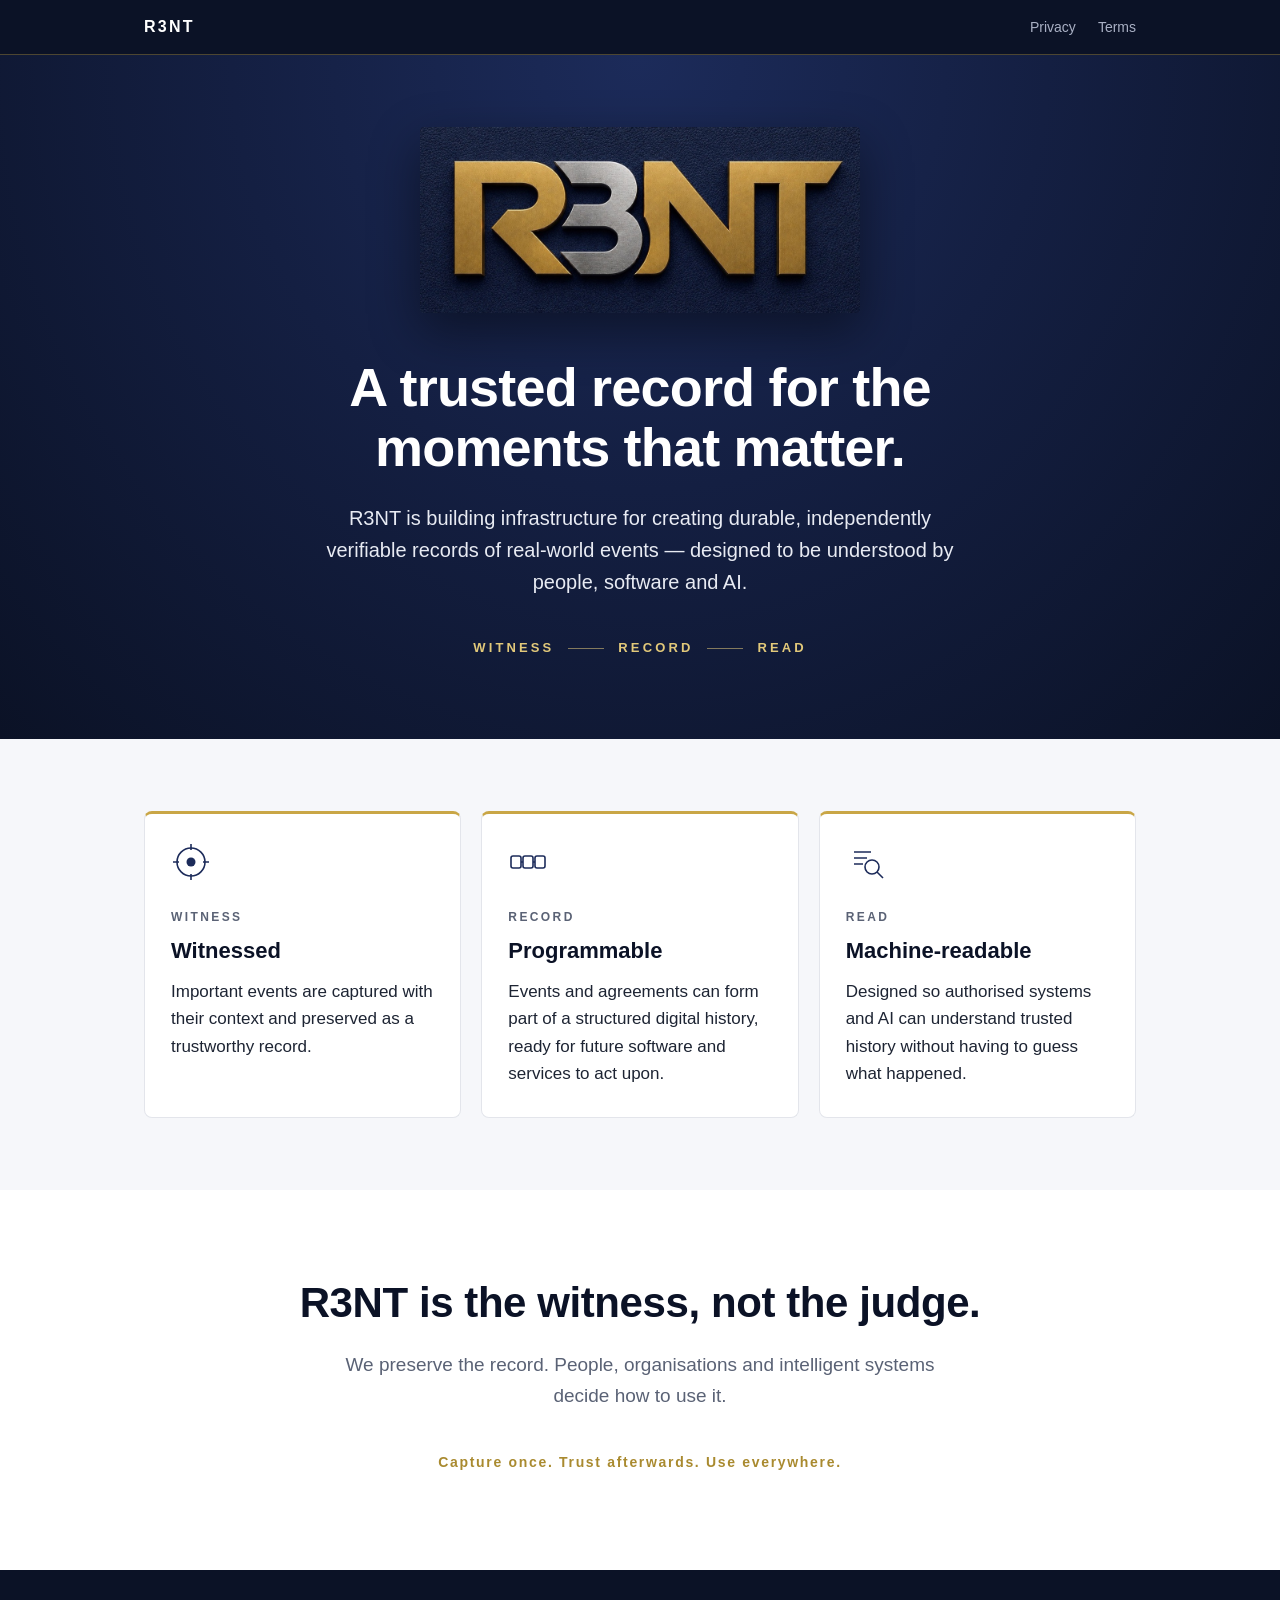
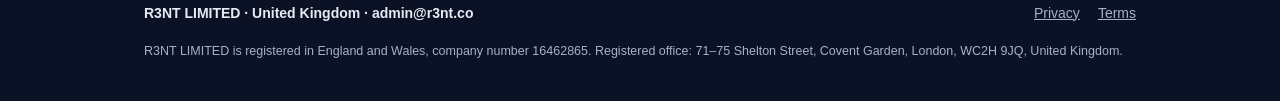
<file: index.html>
<!doctype html>
<html lang="en-GB">
<head>
<meta charset="utf-8">
<meta name="viewport" content="width=device-width, initial-scale=1">
<title>R3NT — A trusted record for the moments that matter</title>
<meta name="description" content="R3NT is building infrastructure for creating durable, independently verifiable records of real-world events — designed to be understood by people, software and AI.">
<link rel="canonical" href="https://www.r3nt.co/">
<link rel="icon" type="image/png" href="/assets/favicon.png">
<link rel="apple-touch-icon" href="/assets/apple-touch-icon.png">
<meta property="og:title" content="R3NT — A trusted record for the moments that matter">
<meta property="og:description" content="Durable, independently verifiable records of real-world events — designed to be understood by people, software and AI.">
<meta property="og:url" content="https://www.r3nt.co/">
<meta property="og:image" content="https://www.r3nt.co/assets/r3nt-logo.jpg">
<meta name="theme-color" content="#0b1226">
<link rel="stylesheet" href="/styles.css">
</head>
<body>
<header class="site-header"><div class="wrap"><a class="brand" href="/" aria-current="page">R3NT</a><nav class="site-nav" aria-label="Main"><a href="/privacy/">Privacy</a><a href="/terms/">Terms</a></nav></div></header>
<main>
<section class="hero"><div class="wrap">
<img class="logo" src="/assets/r3nt-logo.jpg" width="1100" height="466" alt="R3NT">
<h1>A trusted record for the moments that matter.</h1>
<p>R3NT is building infrastructure for creating durable, independently verifiable records of real-world events — designed to be understood by people, software and AI.</p>
<ol class="flow" aria-label="Witness, record, read"><li>WITNESS</li><li>RECORD</li><li>READ</li></ol>
</div></section>
<section class="principles"><div class="wrap">
<ul class="cards">
<li class="card">
<svg viewBox="0 0 40 40" fill="none" stroke="currentColor" stroke-width="1.6" aria-hidden="true"><circle cx="20" cy="20" r="14"/><circle cx="20" cy="20" r="4.5" fill="currentColor" stroke="none"/><path d="M20 2v6M20 32v6M2 20h6M32 20h6"/></svg>
<span class="step">WITNESS</span>
<h2>Witnessed</h2>
<p>Important events are captured with their context and preserved as a trustworthy record.</p>
</li>
<li class="card">
<svg viewBox="0 0 40 40" fill="none" stroke="currentColor" stroke-width="1.6" aria-hidden="true"><rect x="3" y="14" width="10" height="12" rx="2"/><rect x="15" y="14" width="10" height="12" rx="2"/><rect x="27" y="14" width="10" height="12" rx="2"/><path d="M13 20h2M25 20h2"/></svg>
<span class="step">RECORD</span>
<h2>Programmable</h2>
<p>Events and agreements can form part of a structured digital history, ready for future software and services to act upon.</p>
</li>
<li class="card">
<svg viewBox="0 0 40 40" fill="none" stroke="currentColor" stroke-width="1.6" aria-hidden="true"><path d="M8 10h17M8 16h13M8 22h9"/><circle cx="26" cy="25" r="7"/><path d="M31 30l6 6"/></svg>
<span class="step">READ</span>
<h2>Machine-readable</h2>
<p>Designed so authorised systems and AI can understand trusted history without having to guess what happened.</p>
</li>
</ul>
</div></section>
<section class="closing"><div class="wrap">
<h2>R3NT is the witness, not the judge.</h2>
<p>We preserve the record. People, organisations and intelligent systems decide how to use it.</p>
<p class="tagline">Capture once. Trust afterwards. Use everywhere.</p>
</div></section>
</main>
<footer class="site-footer"><div class="wrap"><p class="who">R3NT LIMITED &middot; United Kingdom &middot; <a href="mailto:admin@r3nt.co">admin@r3nt.co</a></p><nav aria-label="Legal"><a href="/privacy/">Privacy</a><a href="/terms/">Terms</a></nav><p class="reg">R3NT LIMITED is registered in England and Wales, company number 16462865. Registered office: 71&ndash;75 Shelton Street, Covent Garden, London, WC2H 9JQ, United Kingdom.</p></div></footer>
</body></html>
</file>
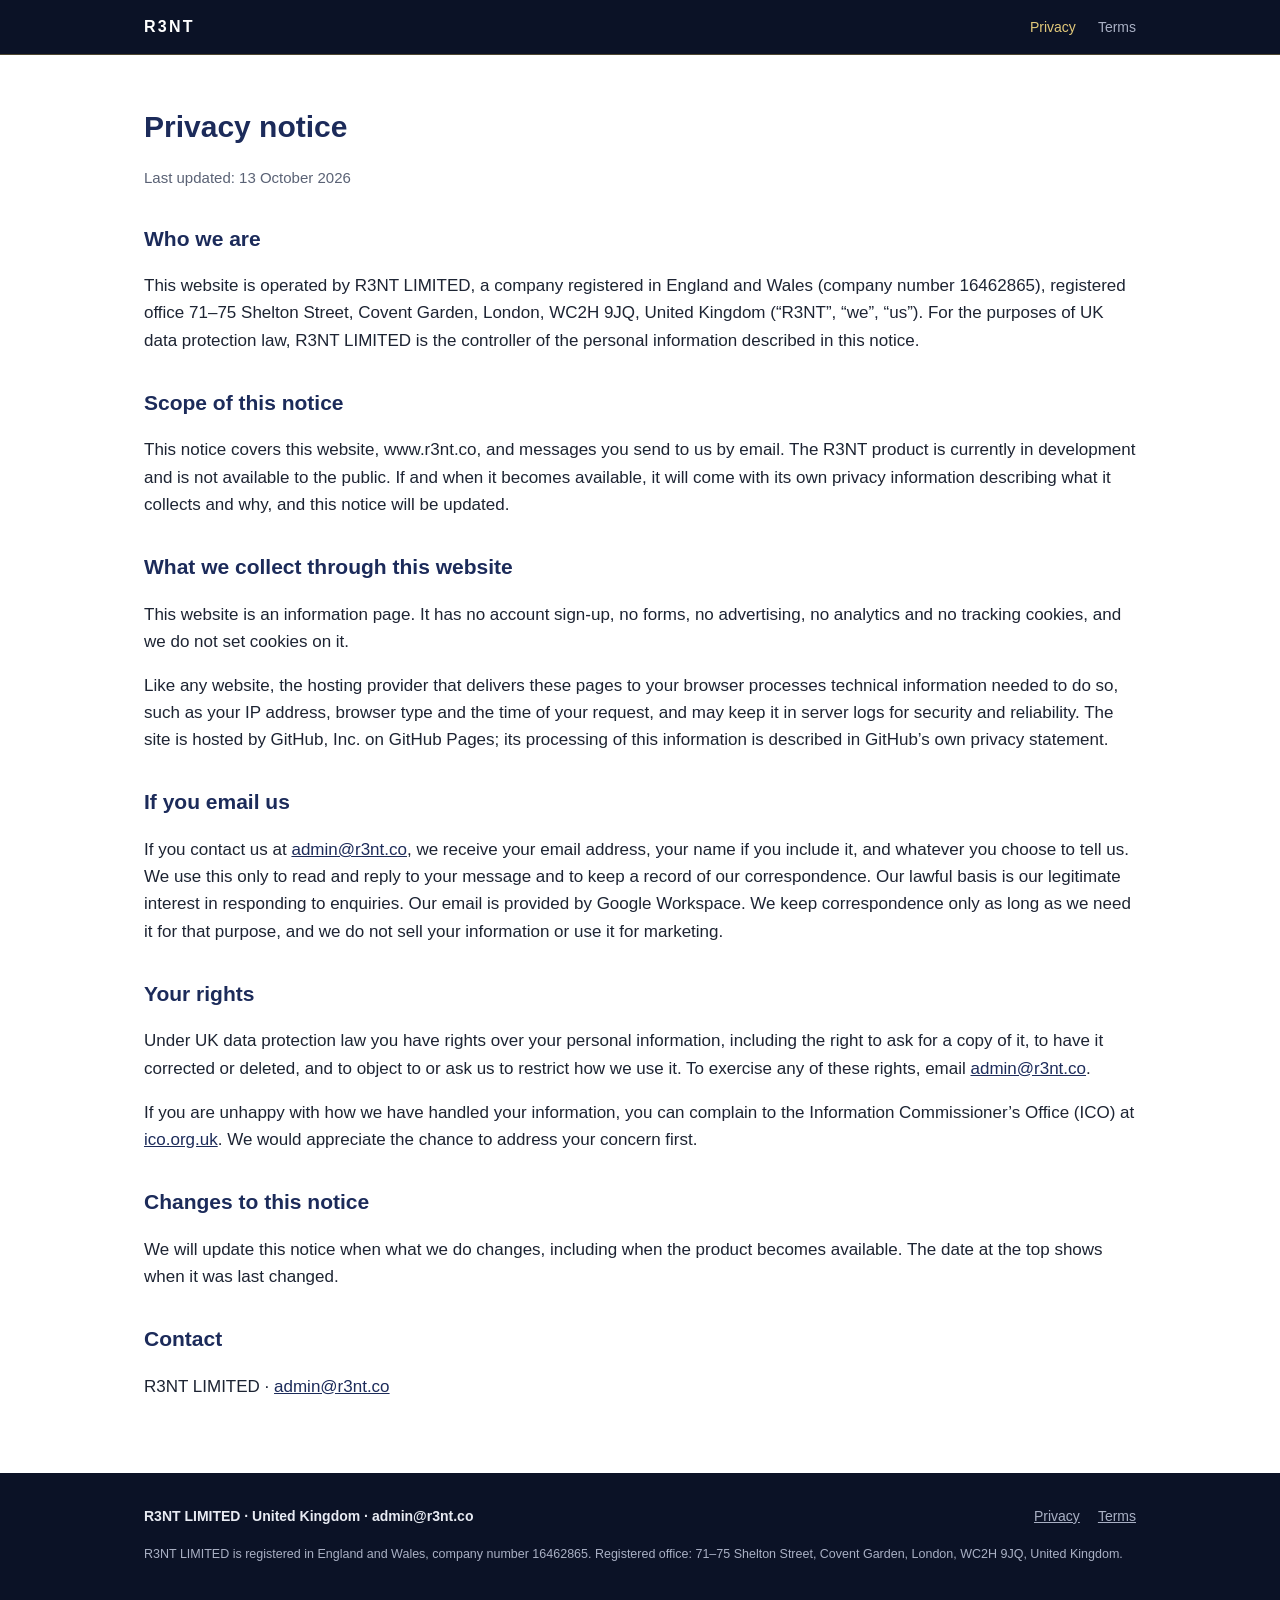
<file: privacy/index.html>
<!doctype html>
<html lang="en-GB">
<head>
<meta charset="utf-8">
<meta name="viewport" content="width=device-width, initial-scale=1">
<title>Privacy — R3NT</title>
<meta name="description" content="How R3NT LIMITED handles personal information in connection with this website.">
<link rel="canonical" href="https://www.r3nt.co/privacy/">
<link rel="icon" type="image/png" href="/assets/favicon.png">
<link rel="apple-touch-icon" href="/assets/apple-touch-icon.png">
<meta property="og:title" content="Privacy — R3NT">
<meta property="og:description" content="How R3NT LIMITED handles personal information in connection with this website.">
<meta property="og:url" content="https://www.r3nt.co/privacy/">
<meta property="og:image" content="https://www.r3nt.co/assets/r3nt-logo.jpg">
<meta name="theme-color" content="#141f42">
<link rel="stylesheet" href="/styles.css">
</head>
<body>
<header class="site-header"><div class="wrap"><a class="brand" href="/">R3NT</a><nav class="site-nav" aria-label="Main"><a href="/privacy/" aria-current="page">Privacy</a><a href="/terms/">Terms</a></nav></div></header>
<main class="content legal"><div class="wrap">
<h1>Privacy notice</h1>
<p class="updated">Last updated: 13 October 2026</p>

<h2>Who we are</h2>
<p>This website is operated by R3NT LIMITED, a company registered in England and Wales (company number 16462865), registered office 71&ndash;75 Shelton Street, Covent Garden, London, WC2H 9JQ, United Kingdom (&ldquo;R3NT&rdquo;, &ldquo;we&rdquo;, &ldquo;us&rdquo;). For the purposes of UK data protection law, R3NT LIMITED is the controller of the personal information described in this notice.</p>

<h2>Scope of this notice</h2>
<p>This notice covers this website, www.r3nt.co, and messages you send to us by email. The R3NT product is currently in development and is not available to the public. If and when it becomes available, it will come with its own privacy information describing what it collects and why, and this notice will be updated.</p>

<h2>What we collect through this website</h2>
<p>This website is an information page. It has no account sign-up, no forms, no advertising, no analytics and no tracking cookies, and we do not set cookies on it.</p>
<p>Like any website, the hosting provider that delivers these pages to your browser processes technical information needed to do so, such as your IP address, browser type and the time of your request, and may keep it in server logs for security and reliability. The site is hosted by GitHub, Inc. on GitHub Pages; its processing of this information is described in GitHub&rsquo;s own privacy statement.</p>

<h2>If you email us</h2>
<p>If you contact us at <a href="mailto:admin@r3nt.co">admin@r3nt.co</a>, we receive your email address, your name if you include it, and whatever you choose to tell us. We use this only to read and reply to your message and to keep a record of our correspondence. Our lawful basis is our legitimate interest in responding to enquiries. Our email is provided by Google Workspace. We keep correspondence only as long as we need it for that purpose, and we do not sell your information or use it for marketing.</p>

<h2>Your rights</h2>
<p>Under UK data protection law you have rights over your personal information, including the right to ask for a copy of it, to have it corrected or deleted, and to object to or ask us to restrict how we use it. To exercise any of these rights, email <a href="mailto:admin@r3nt.co">admin@r3nt.co</a>.</p>
<p>If you are unhappy with how we have handled your information, you can complain to the Information Commissioner&rsquo;s Office (ICO) at <a href="https://ico.org.uk/make-a-complaint/">ico.org.uk</a>. We would appreciate the chance to address your concern first.</p>

<h2>Changes to this notice</h2>
<p>We will update this notice when what we do changes, including when the product becomes available. The date at the top shows when it was last changed.</p>

<h2>Contact</h2>
<p>R3NT LIMITED &middot; <a href="mailto:admin@r3nt.co">admin@r3nt.co</a></p>
</div></main>
<footer class="site-footer"><div class="wrap"><p class="who">R3NT LIMITED &middot; United Kingdom &middot; <a href="mailto:admin@r3nt.co">admin@r3nt.co</a></p><nav aria-label="Legal"><a href="/privacy/">Privacy</a><a href="/terms/">Terms</a></nav><p class="reg">R3NT LIMITED is registered in England and Wales, company number 16462865. Registered office: 71&ndash;75 Shelton Street, Covent Garden, London, WC2H 9JQ, United Kingdom.</p></div></footer>
</body></html>
</file>
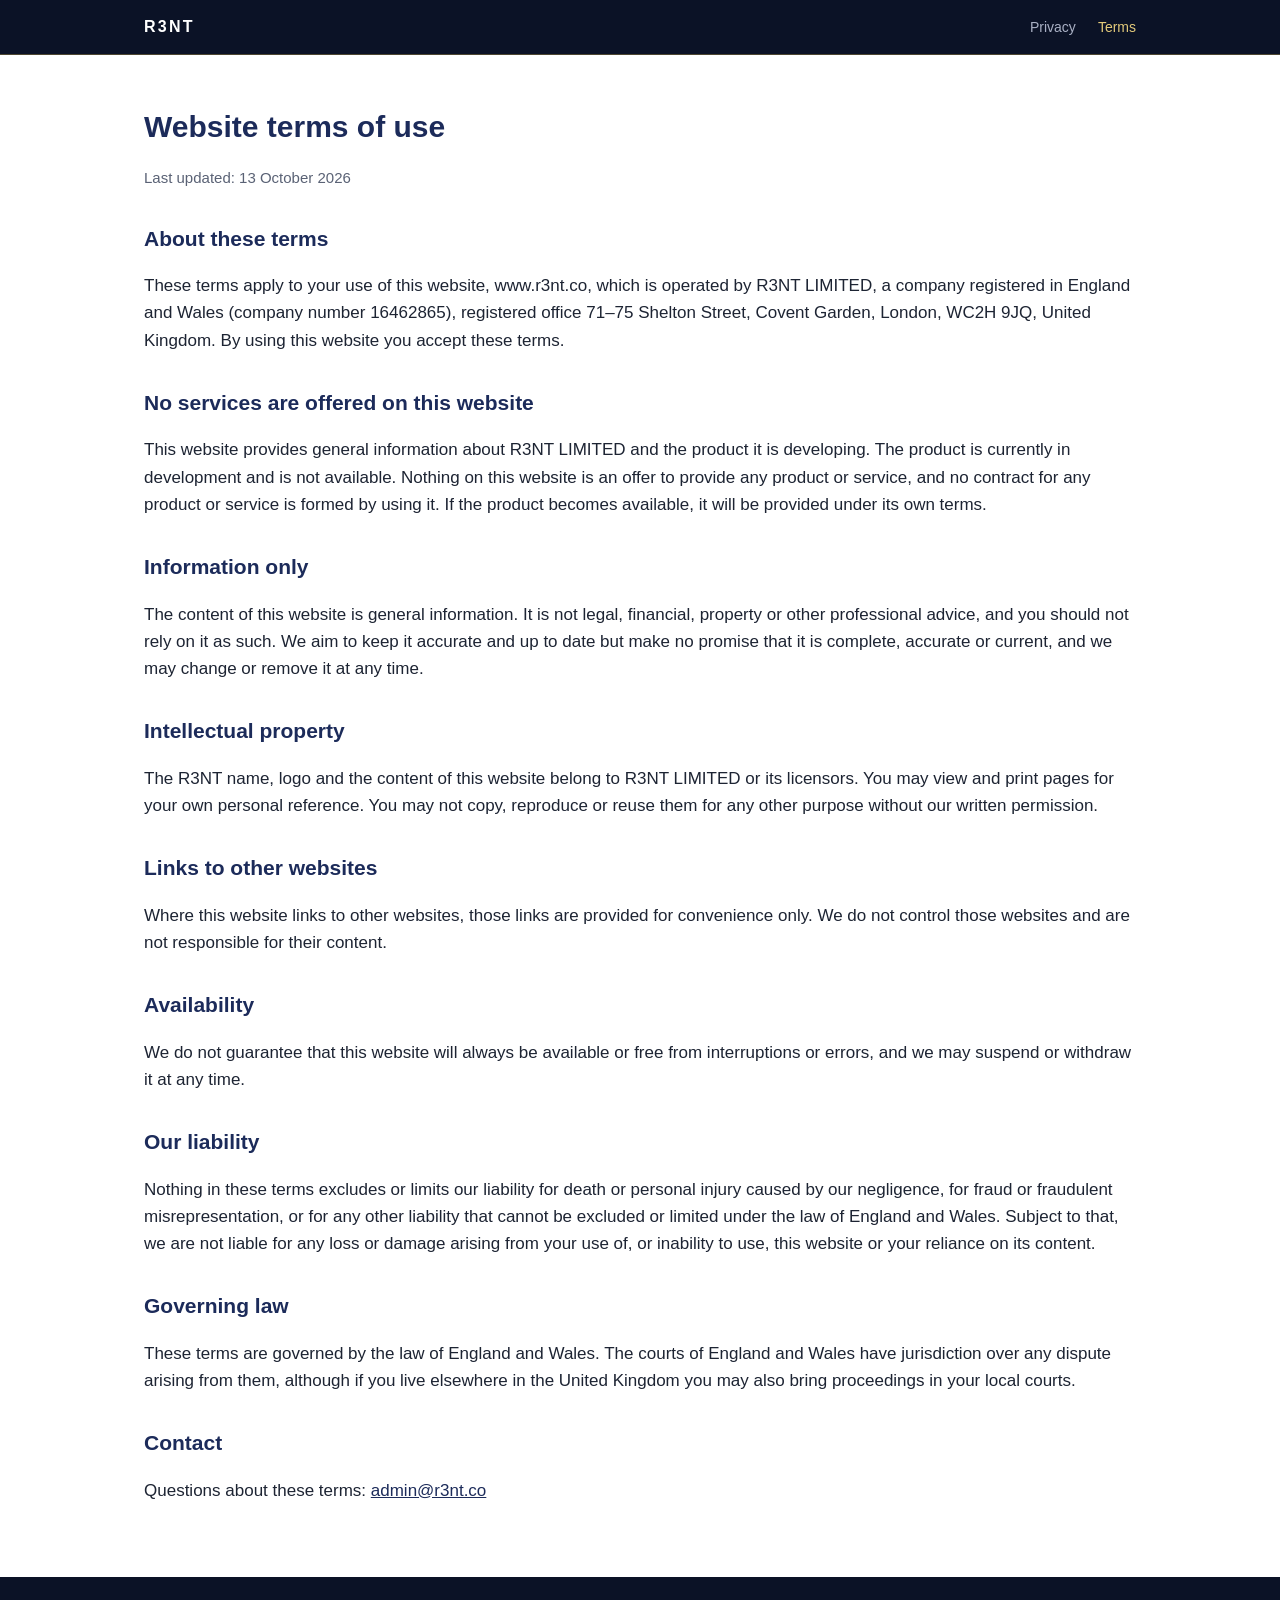
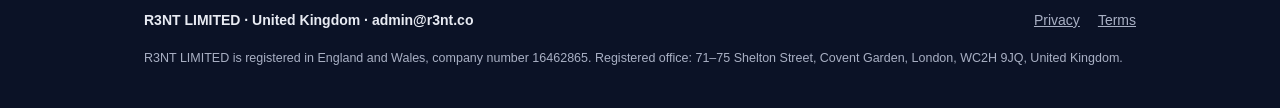
<file: terms/index.html>
<!doctype html>
<html lang="en-GB">
<head>
<meta charset="utf-8">
<meta name="viewport" content="width=device-width, initial-scale=1">
<title>Terms — R3NT</title>
<meta name="description" content="Terms of use for the R3NT LIMITED website.">
<link rel="canonical" href="https://www.r3nt.co/terms/">
<link rel="icon" type="image/png" href="/assets/favicon.png">
<link rel="apple-touch-icon" href="/assets/apple-touch-icon.png">
<meta property="og:title" content="Terms — R3NT">
<meta property="og:description" content="Terms of use for the R3NT LIMITED website.">
<meta property="og:url" content="https://www.r3nt.co/terms/">
<meta property="og:image" content="https://www.r3nt.co/assets/r3nt-logo.jpg">
<meta name="theme-color" content="#141f42">
<link rel="stylesheet" href="/styles.css">
</head>
<body>
<header class="site-header"><div class="wrap"><a class="brand" href="/">R3NT</a><nav class="site-nav" aria-label="Main"><a href="/privacy/">Privacy</a><a href="/terms/" aria-current="page">Terms</a></nav></div></header>
<main class="content legal"><div class="wrap">
<h1>Website terms of use</h1>
<p class="updated">Last updated: 13 October 2026</p>

<h2>About these terms</h2>
<p>These terms apply to your use of this website, www.r3nt.co, which is operated by R3NT LIMITED, a company registered in England and Wales (company number 16462865), registered office 71&ndash;75 Shelton Street, Covent Garden, London, WC2H 9JQ, United Kingdom. By using this website you accept these terms.</p>

<h2>No services are offered on this website</h2>
<p>This website provides general information about R3NT LIMITED and the product it is developing. The product is currently in development and is not available. Nothing on this website is an offer to provide any product or service, and no contract for any product or service is formed by using it. If the product becomes available, it will be provided under its own terms.</p>

<h2>Information only</h2>
<p>The content of this website is general information. It is not legal, financial, property or other professional advice, and you should not rely on it as such. We aim to keep it accurate and up to date but make no promise that it is complete, accurate or current, and we may change or remove it at any time.</p>

<h2>Intellectual property</h2>
<p>The R3NT name, logo and the content of this website belong to R3NT LIMITED or its licensors. You may view and print pages for your own personal reference. You may not copy, reproduce or reuse them for any other purpose without our written permission.</p>

<h2>Links to other websites</h2>
<p>Where this website links to other websites, those links are provided for convenience only. We do not control those websites and are not responsible for their content.</p>

<h2>Availability</h2>
<p>We do not guarantee that this website will always be available or free from interruptions or errors, and we may suspend or withdraw it at any time.</p>

<h2>Our liability</h2>
<p>Nothing in these terms excludes or limits our liability for death or personal injury caused by our negligence, for fraud or fraudulent misrepresentation, or for any other liability that cannot be excluded or limited under the law of England and Wales. Subject to that, we are not liable for any loss or damage arising from your use of, or inability to use, this website or your reliance on its content.</p>

<h2>Governing law</h2>
<p>These terms are governed by the law of England and Wales. The courts of England and Wales have jurisdiction over any dispute arising from them, although if you live elsewhere in the United Kingdom you may also bring proceedings in your local courts.</p>

<h2>Contact</h2>
<p>Questions about these terms: <a href="mailto:admin@r3nt.co">admin@r3nt.co</a></p>
</div></main>
<footer class="site-footer"><div class="wrap"><p class="who">R3NT LIMITED &middot; United Kingdom &middot; <a href="mailto:admin@r3nt.co">admin@r3nt.co</a></p><nav aria-label="Legal"><a href="/privacy/">Privacy</a><a href="/terms/">Terms</a></nav><p class="reg">R3NT LIMITED is registered in England and Wales, company number 16462865. Registered office: 71&ndash;75 Shelton Street, Covent Garden, London, WC2H 9JQ, United Kingdom.</p></div></footer>
</body></html>
</file>
<file: styles.css>
:root {
  --ink: #0b1226;
  --navy: #141f42;
  --navy-2: #1c2b5a;
  --gold: #c9a646;
  --gold-soft: #e2c97a;
  --text: #1d2433;
  --muted: #5a6275;
  --line: #e3e5eb;
  --paper: #ffffff;
  --wash: #f6f7fa;
  --on-dark: #e8ebf3;
  --on-dark-muted: #a9b0c4;
}
* { box-sizing: border-box; }
html { -webkit-text-size-adjust: 100%; }
body {
  margin: 0;
  background: var(--paper);
  color: var(--text);
  font: 17px/1.6 -apple-system, BlinkMacSystemFont, "Segoe UI", Roboto, "Helvetica Neue", Arial, sans-serif;
}
a { color: var(--navy-2); }
.wrap { max-width: 1040px; margin: 0 auto; padding: 0 24px; }
.narrow { max-width: 760px; }

/* Header */
.site-header { background: var(--ink); border-bottom: 1px solid rgba(201, 166, 70, .35); }
.site-header .wrap { display: flex; align-items: center; justify-content: space-between; gap: 16px; padding-top: 14px; padding-bottom: 14px; }
.brand { color: #fff; text-decoration: none; font-weight: 700; letter-spacing: .14em; font-size: 16px; }
.brand:hover { color: var(--gold-soft); }
.site-nav { display: flex; gap: 22px; font-size: 14px; }
.site-nav a { color: var(--on-dark-muted); text-decoration: none; }
.site-nav a:hover, .site-nav a[aria-current="page"] { color: var(--gold-soft); }

/* Hero */
.hero { background: radial-gradient(ellipse at 50% 0%, var(--navy-2) 0%, var(--navy) 45%, var(--ink) 100%); color: #fff; text-align: center; padding: 72px 0 80px; }
.hero .logo { width: 100%; max-width: 440px; height: auto; display: block; margin: 0 auto 44px; border-radius: 4px; box-shadow: 0 18px 50px rgba(0, 0, 0, .45); }
.hero h1 { margin: 0 auto; max-width: 760px; font-size: clamp(32px, 5.6vw, 54px); line-height: 1.12; font-weight: 700; letter-spacing: -.015em; }
.hero p { margin: 24px auto 0; max-width: 640px; font-size: clamp(17px, 2.2vw, 20px); color: var(--on-dark); }
.rule { width: 72px; height: 2px; background: var(--gold); margin: 36px auto 0; border: 0; }

/* WITNESS → RECORD → READ */
.flow { display: flex; align-items: center; justify-content: center; gap: 14px; margin: 40px 0 0; padding: 0; list-style: none; font-size: 13px; font-weight: 600; letter-spacing: .24em; color: var(--gold-soft); }
.flow li { display: flex; align-items: center; gap: 14px; }
.flow li + li::before { content: ""; width: 36px; height: 1px; background: rgba(226, 201, 122, .55); }

/* Principles */
.principles { padding: 72px 0; background: var(--wash); }
.cards { display: grid; grid-template-columns: repeat(3, 1fr); gap: 20px; margin: 0; padding: 0; list-style: none; }
.card { background: var(--paper); border: 1px solid var(--line); border-top: 3px solid var(--gold); border-radius: 8px; padding: 28px 26px 30px; }
.card svg { width: 40px; height: 40px; color: var(--navy-2); }
.step { display: block; margin: 18px 0 6px; font-size: 12px; font-weight: 600; letter-spacing: .2em; color: var(--muted); }
.card h2 { margin: 0 0 10px; font-size: 22px; color: var(--ink); }
.card p { margin: 0; color: var(--text); }

/* Closing */
.closing { padding: 88px 0 96px; text-align: center; }
.closing h2 { margin: 0 auto; max-width: 760px; font-size: clamp(28px, 4.4vw, 42px); line-height: 1.2; color: var(--ink); letter-spacing: -.01em; }
.closing p { margin: 22px auto 0; max-width: 620px; font-size: 19px; color: var(--muted); }
.closing .tagline { margin-top: 40px; font-size: 14px; font-weight: 600; letter-spacing: .12em; color: #a98a2f; }

/* Legal pages */
.content { padding: 48px 0 56px; }
.legal h1 { font-size: 30px; color: var(--navy-2); margin: 0 0 6px; }
.legal h2 { font-size: 21px; margin: 32px 0 8px; color: var(--navy-2); }
.legal .updated { color: var(--muted); font-size: 15px; }

/* Footer */
.site-footer { background: var(--ink); color: var(--on-dark-muted); font-size: 14px; padding: 32px 0 40px; }
.site-footer .wrap { display: flex; flex-wrap: wrap; justify-content: space-between; gap: 12px 24px; }
.site-footer .who { color: var(--on-dark); font-weight: 600; margin: 0; }
.site-footer .who a { color: var(--on-dark); text-decoration: none; }
.site-footer nav { display: flex; gap: 18px; }
.site-footer nav a { color: var(--on-dark-muted); }
.site-footer .reg { flex-basis: 100%; margin: 6px 0 0; font-size: 12.5px; line-height: 1.5; }

@media (max-width: 820px) {
  .cards { grid-template-columns: 1fr; }
  .flow { gap: 8px; letter-spacing: .16em; font-size: 12px; }
  .flow li { gap: 8px; }
  .flow li + li::before { width: 18px; }
  .hero { padding: 52px 0 60px; }
  .principles { padding: 52px 0; }
  .closing { padding: 64px 0 72px; }
}
</file>
